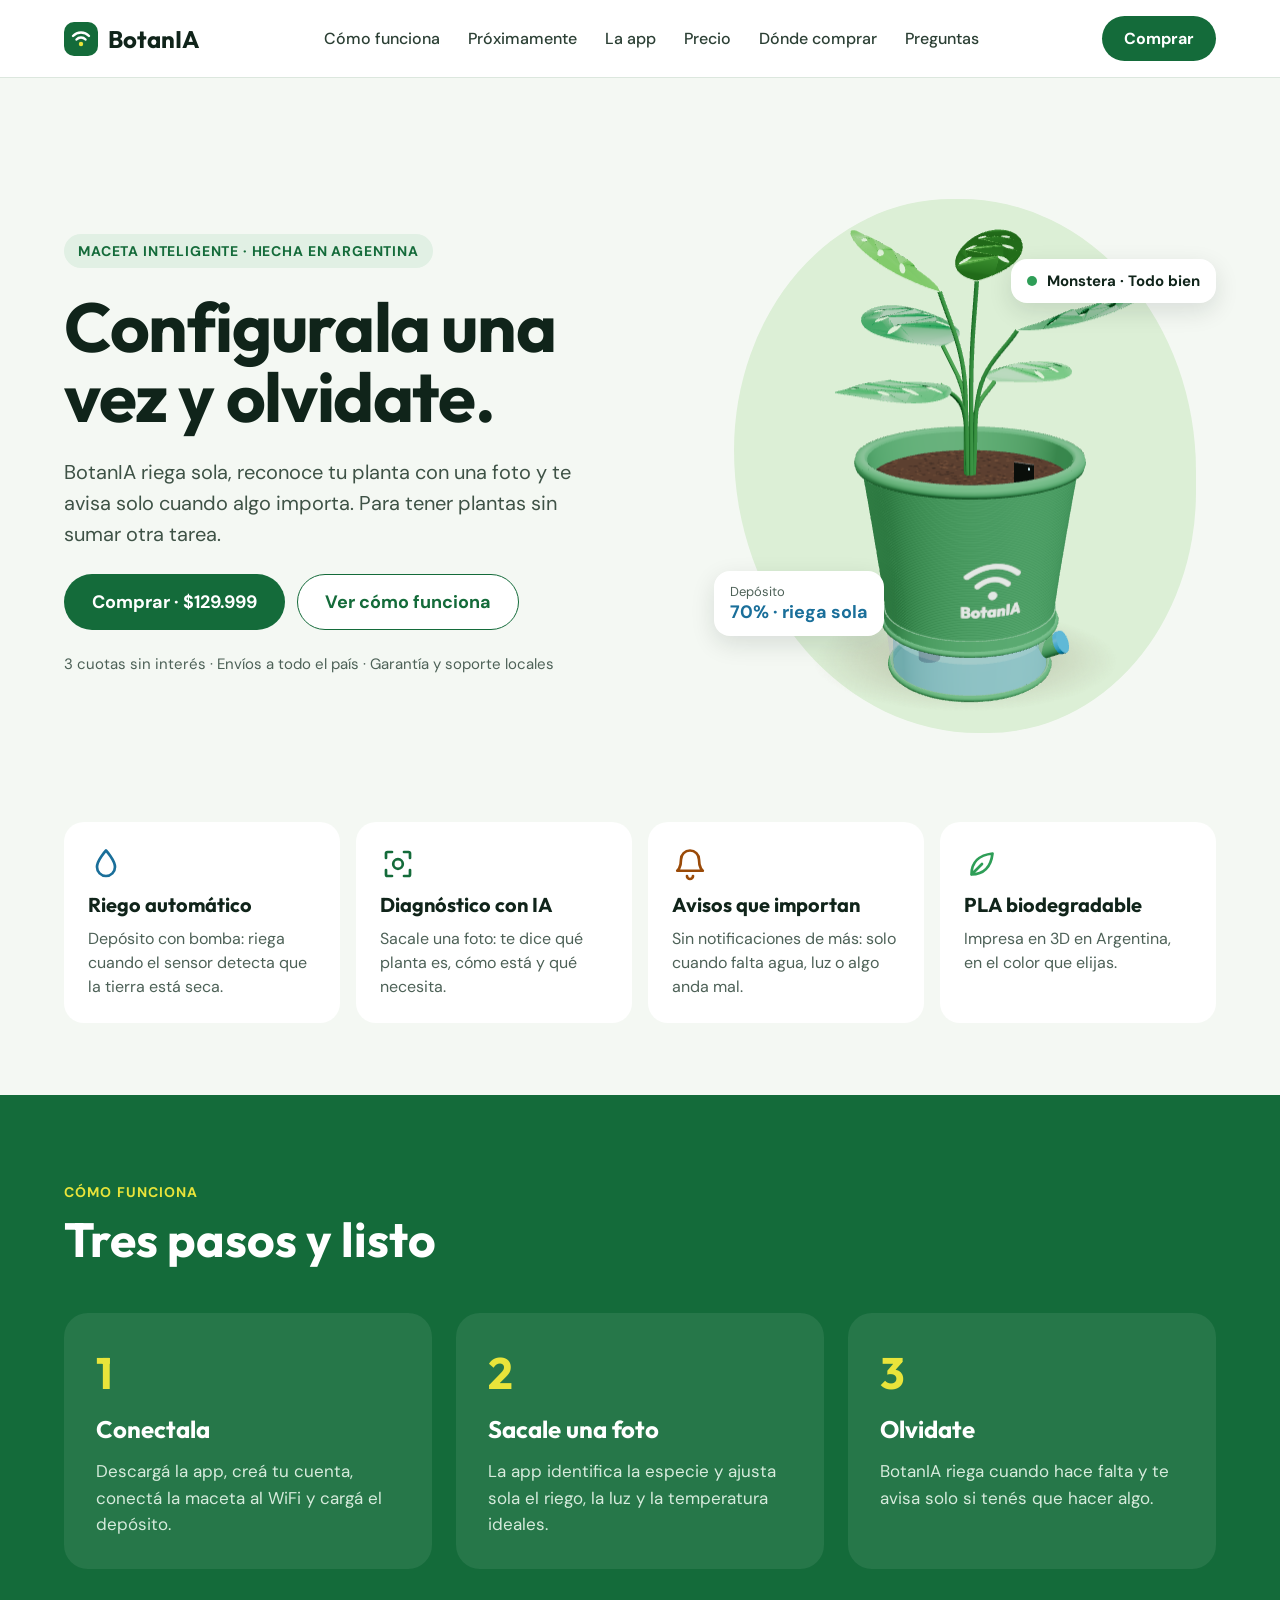
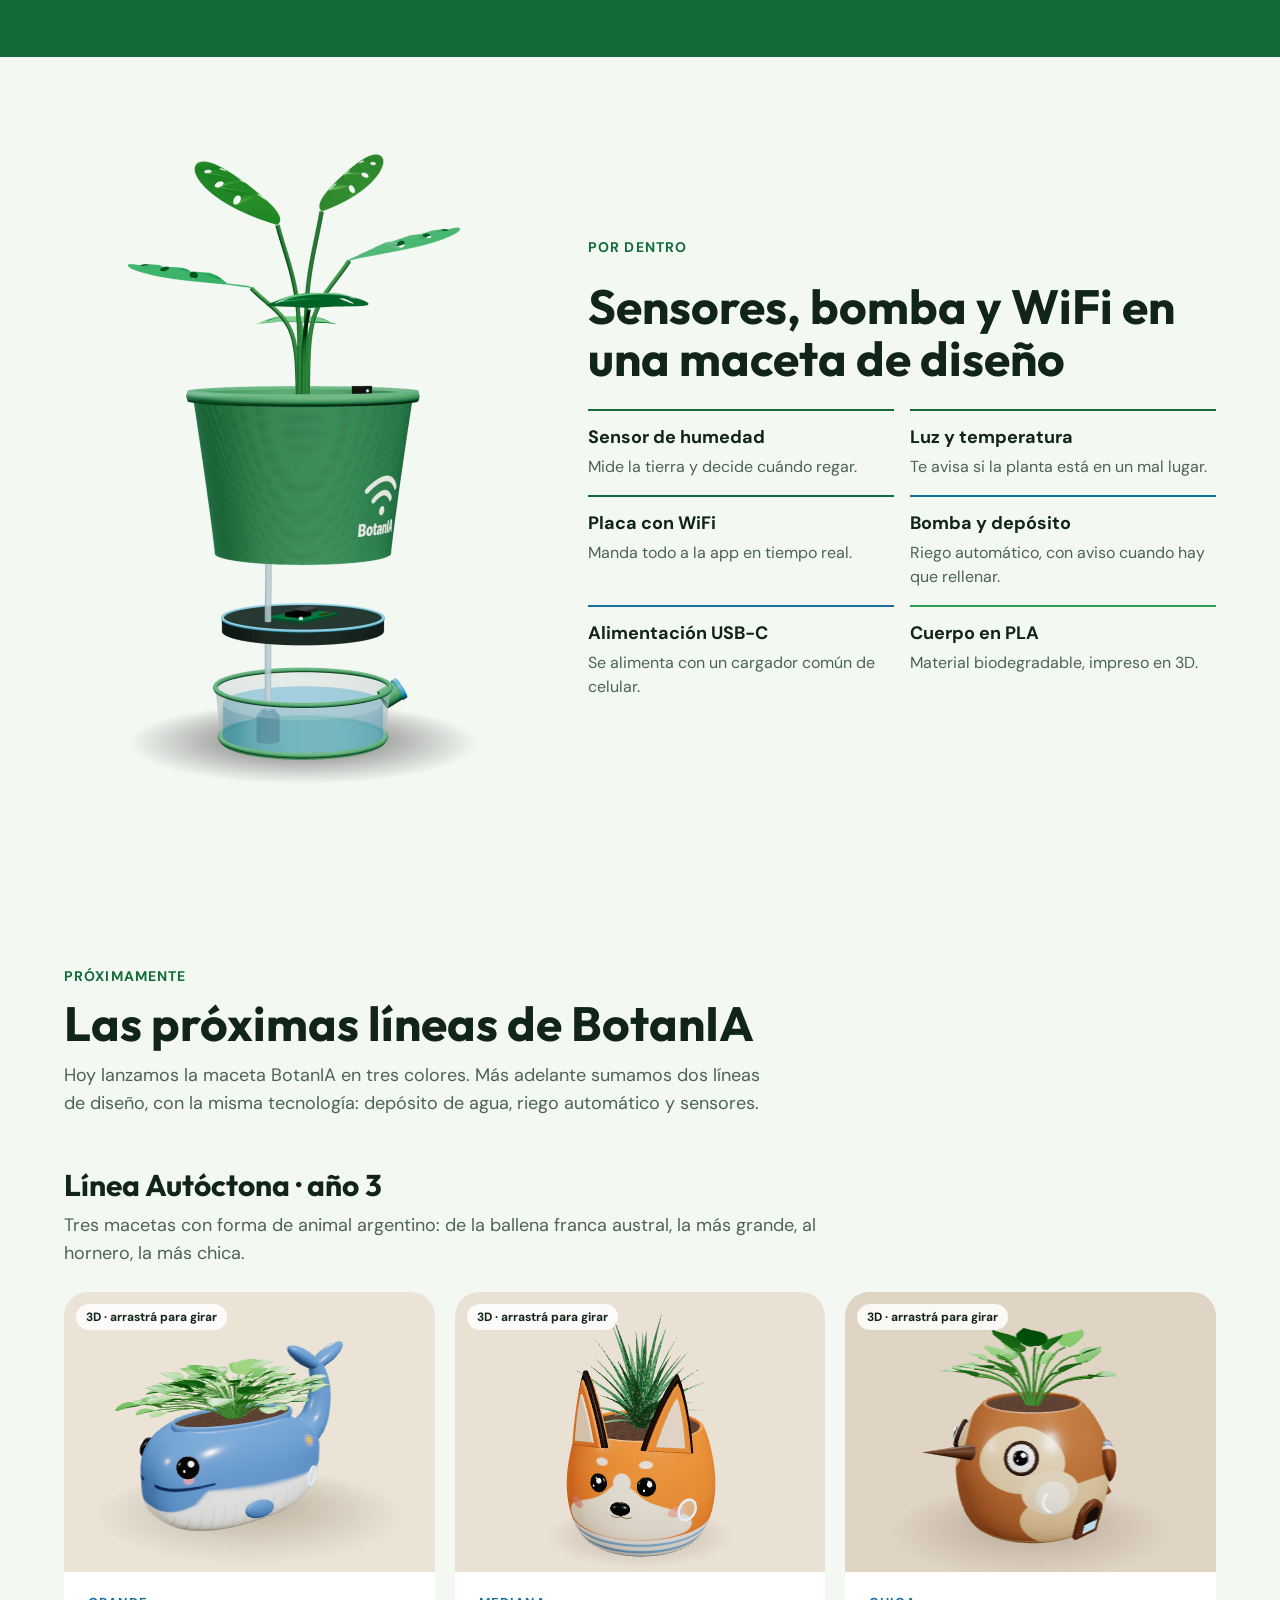
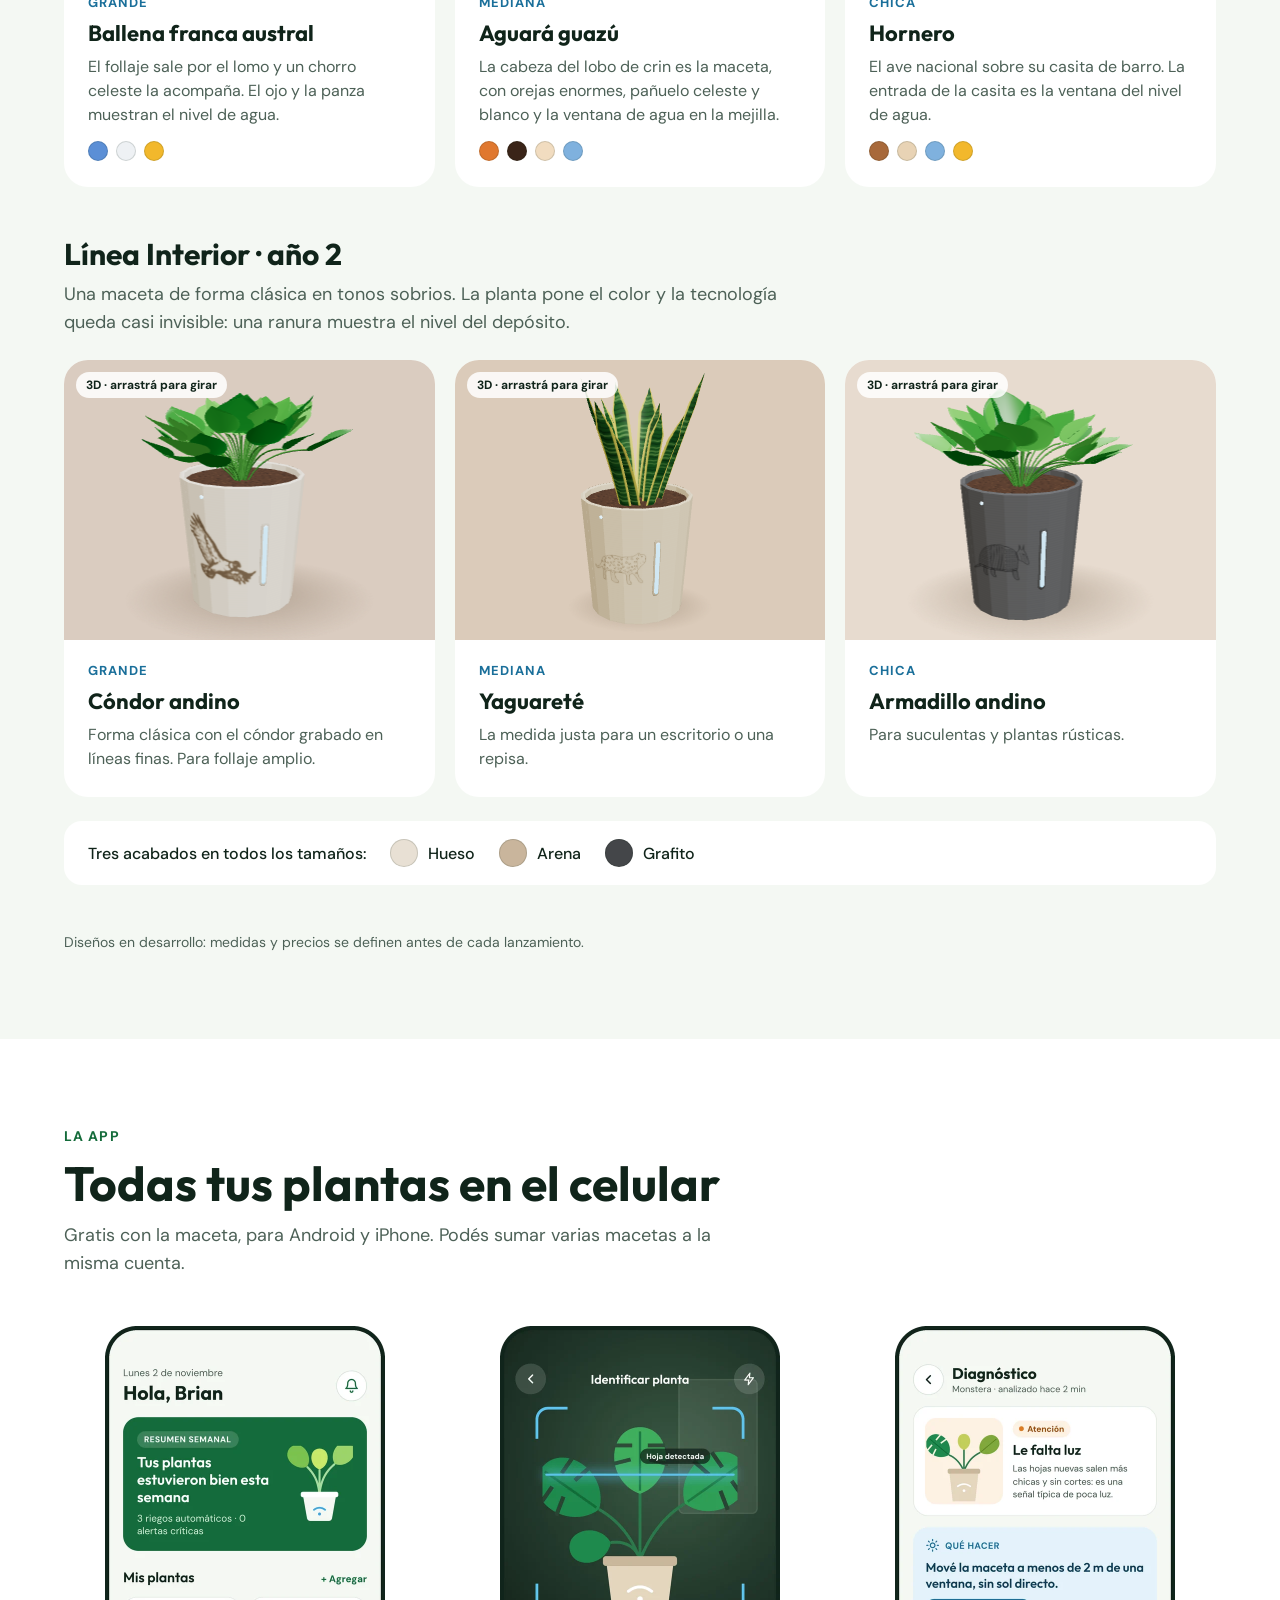
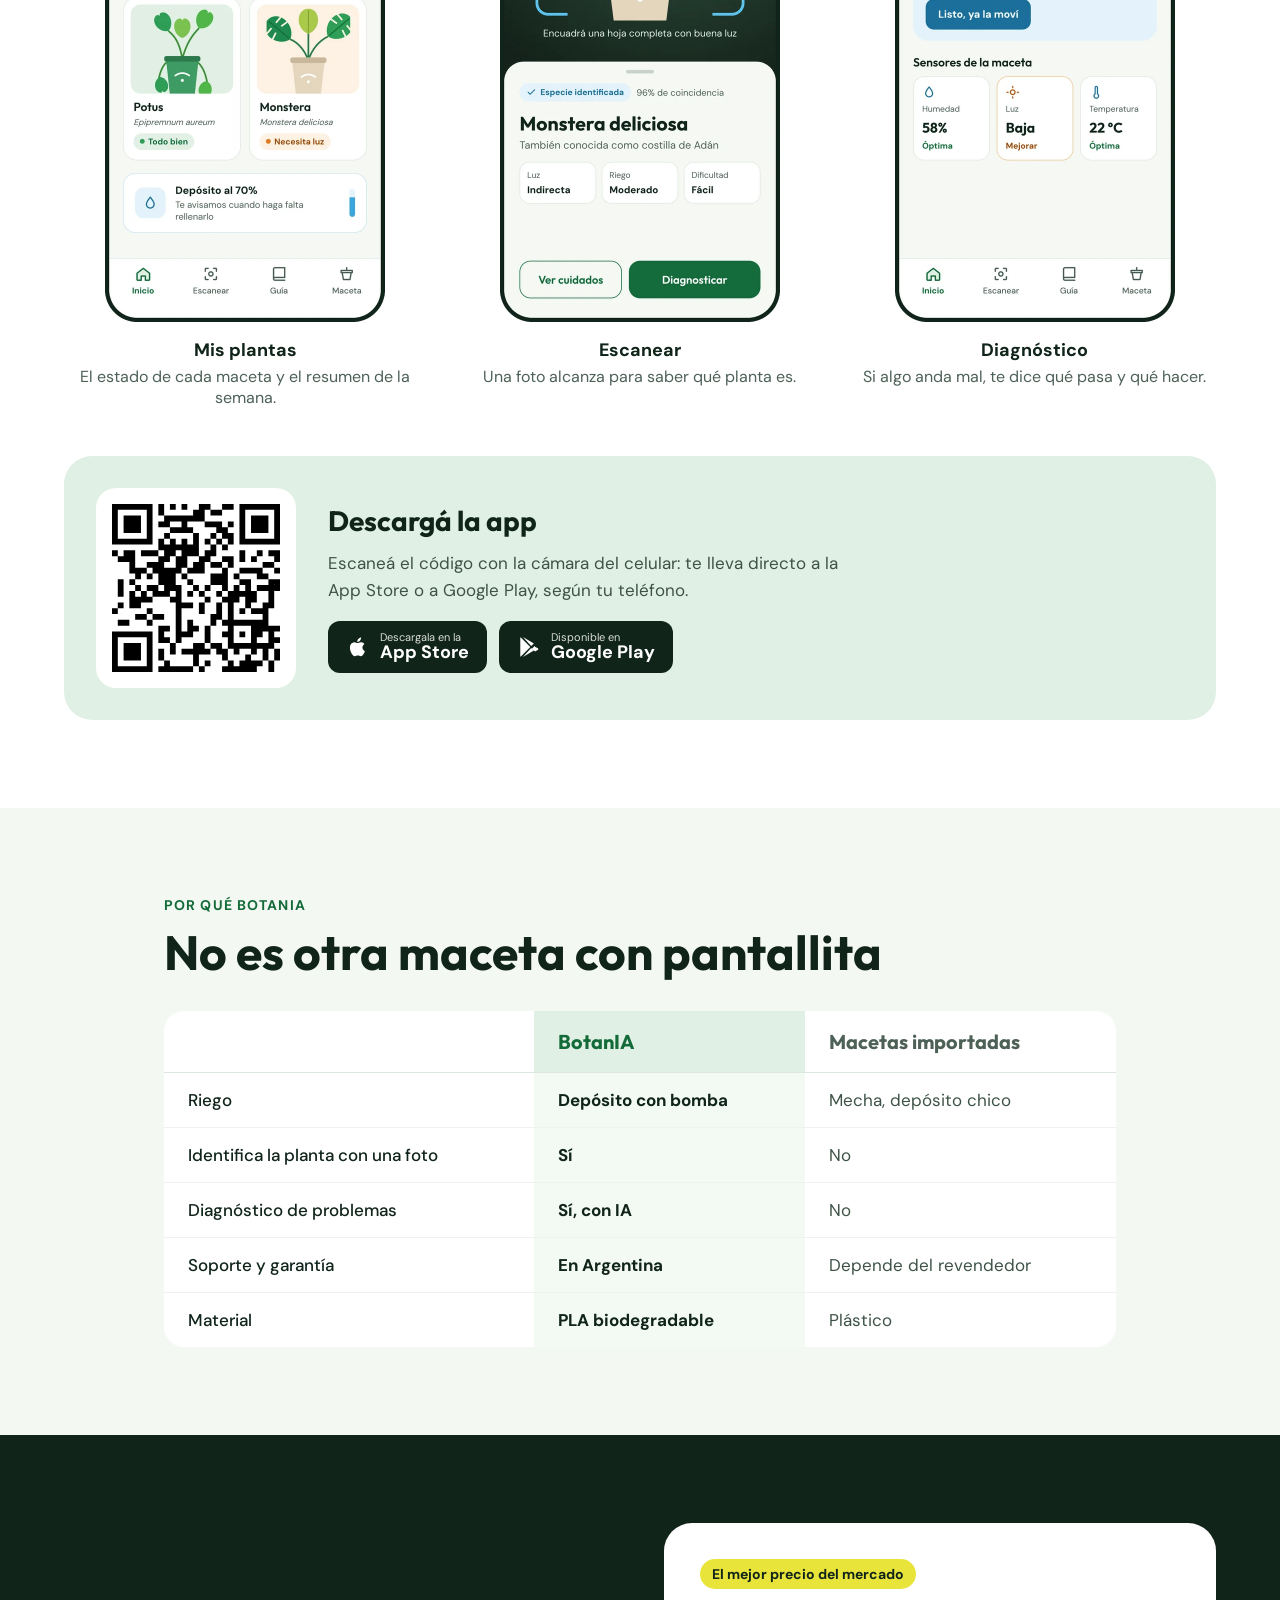
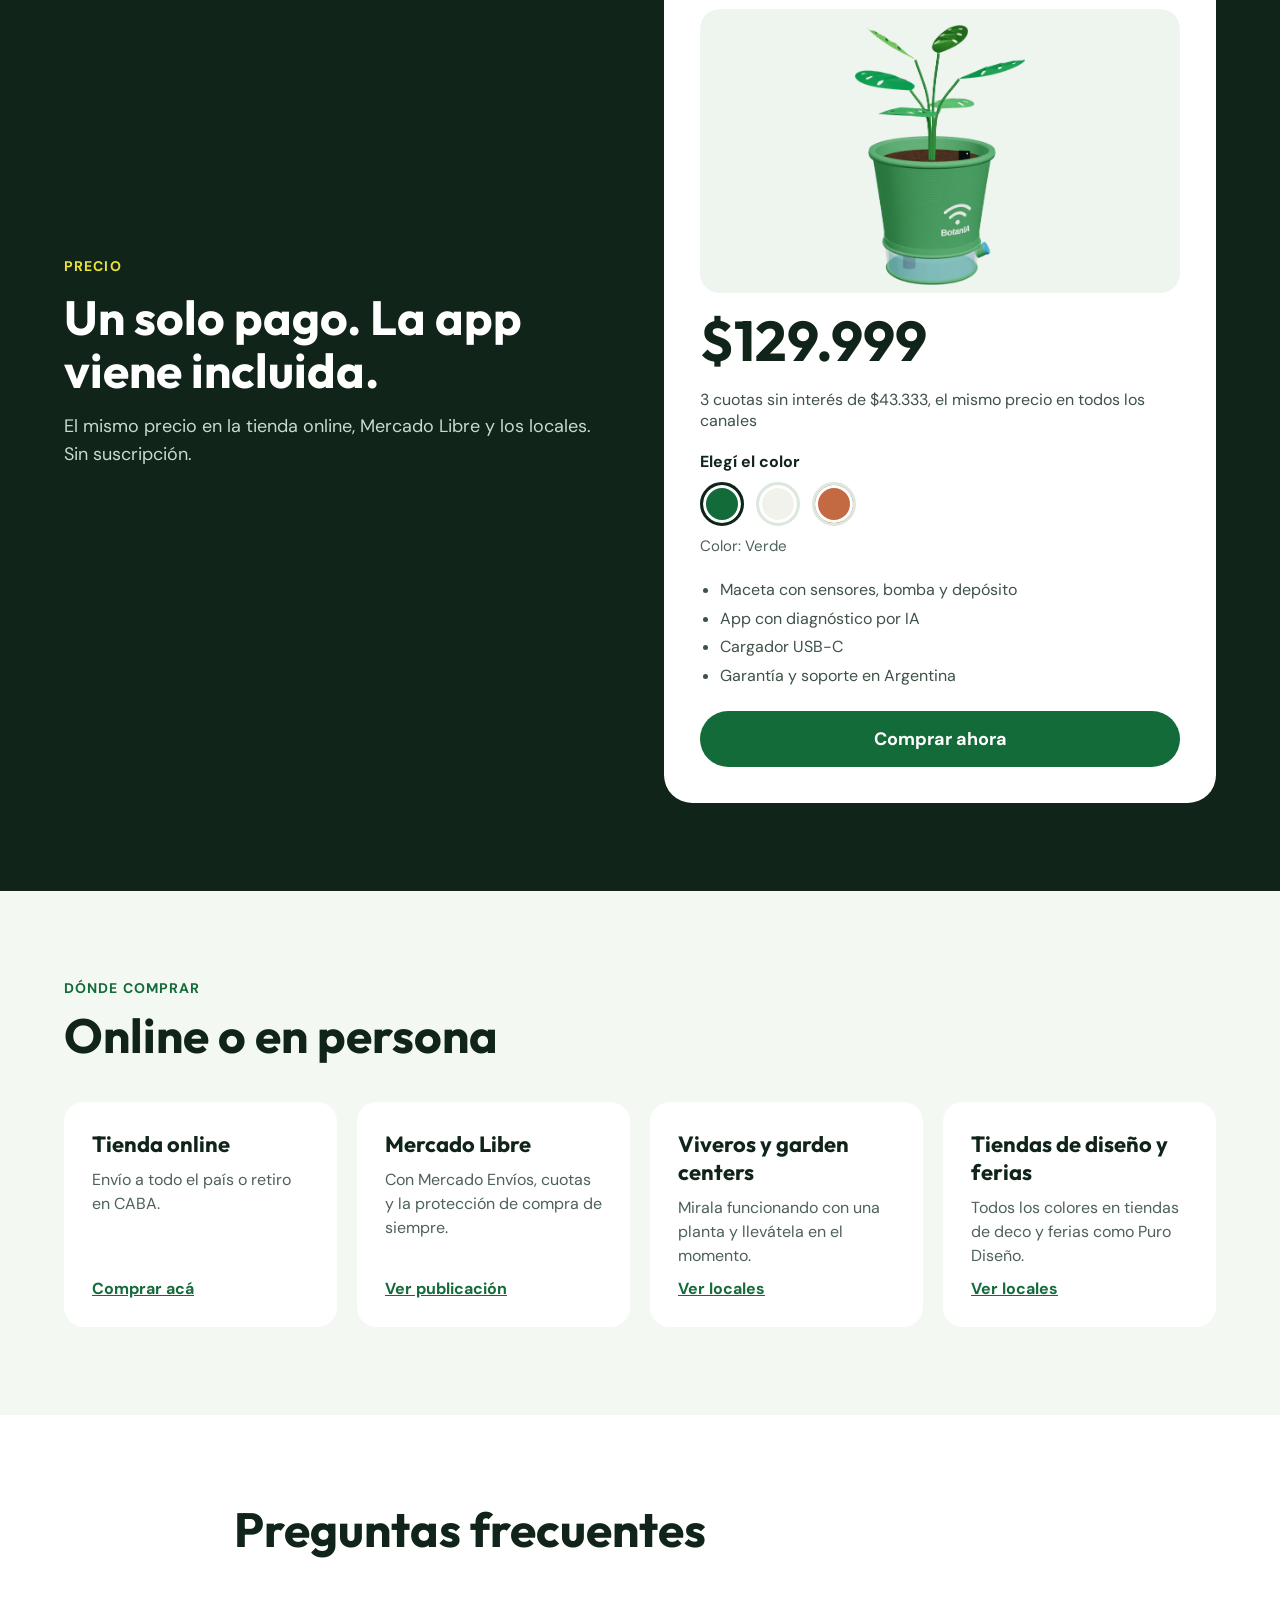
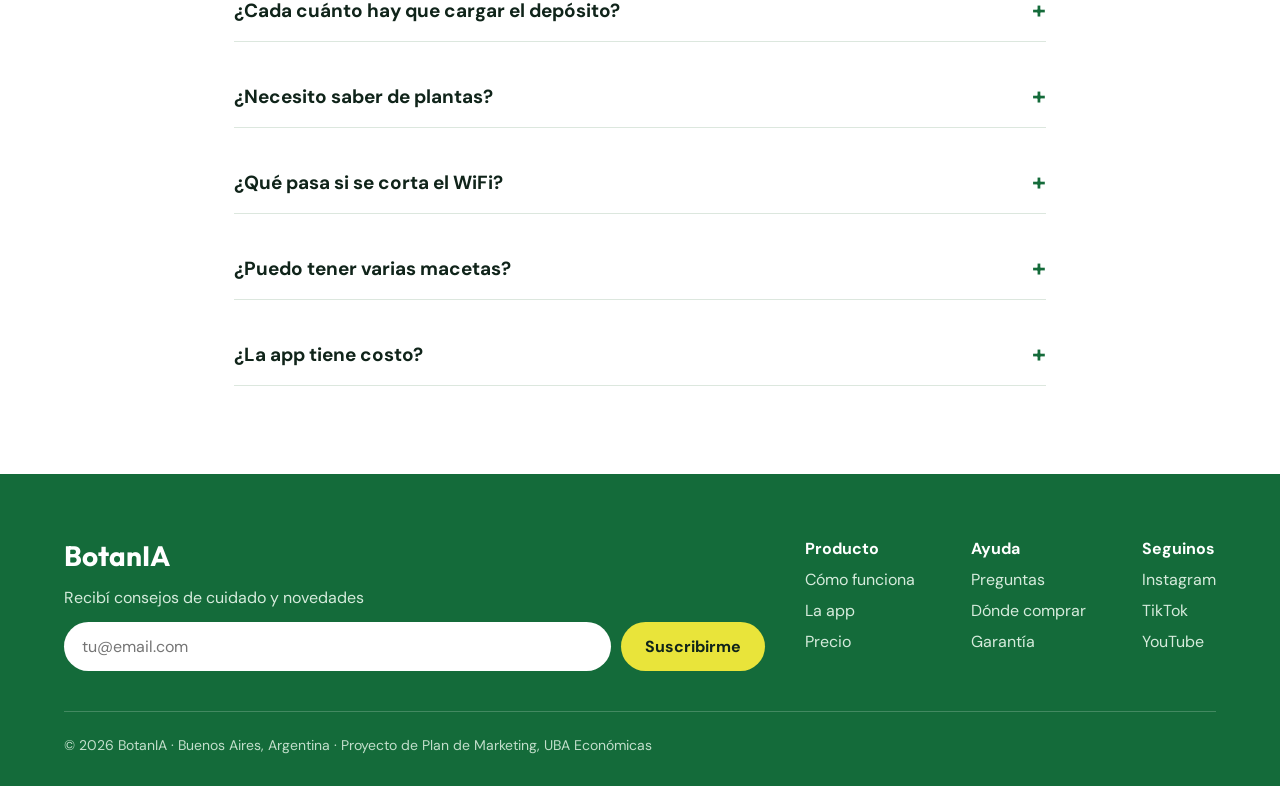
<file: index.html>
<!doctype html>
<html lang="es-AR">
<head>
<meta charset="utf-8">
<meta name="viewport" content="width=device-width, initial-scale=1">
<title>BotanIA · La maceta inteligente que riega sola</title>
<meta name="description" content="BotanIA riega sola, reconoce tu planta con una foto y te avisa solo cuando algo importa. Hecha en Argentina en PLA biodegradable.">
<meta property="og:title" content="BotanIA · Configurala una vez y olvidate">
<meta property="og:description" content="La maceta inteligente que riega sola y diagnostica tu planta con IA.">
<meta property="og:image" content="og.jpg">
<meta property="og:type" content="website">
<meta name="theme-color" content="#146B3A">
<link rel="icon" href="favicon.svg" type="image/svg+xml">
<link rel="preconnect" href="https://fonts.googleapis.com">
<link rel="preconnect" href="https://fonts.gstatic.com" crossorigin>
<link href="https://fonts.googleapis.com/css2?family=Outfit:wght@500;600;700&family=DM+Sans:wght@400;500;700&display=swap" rel="stylesheet">
<link rel="stylesheet" href="styles.css">
</head>
<body>
<div style="font-family: 'DM Sans', system-ui, sans-serif; color: #10241A; background: #F4F8F3; min-width: 0">

<!-- NAV -->
<header style="background: #FFFFFF; border-bottom: 1px solid #DCE7DE">
<nav aria-label="Principal" style="max-width: 1200px; margin: 0 auto; padding: 16px 24px; display: flex; flex-wrap: wrap; align-items: center; justify-content: space-between; gap: 16px">
<a href="#inicio" style="display: flex; align-items: center; gap: 10px; text-decoration: none; color: #10241A">
<svg width="34" height="34" viewBox="0 0 34 34" aria-hidden="true"><rect width="34" height="34" rx="10" fill="#146B3A"/><path d="M9 14a11 11 0 0 1 16 0M12.5 17.5a6 6 0 0 1 9 0" stroke="#FFFFFF" stroke-width="2.4" fill="none" stroke-linecap="round"/><circle cx="17" cy="22" r="2.2" fill="#E9E43A"/></svg>
<span style="font-family: Outfit, sans-serif; font-weight: 700; font-size: 24px">BotanIA</span>
</a>
<div style="display: flex; flex-wrap: wrap; align-items: center; gap: 8px 28px; font-size: 16px; font-weight: 500">
<a href="#como" style="color: #2B3F34; text-decoration: none">Cómo funciona</a>
<a href="#lineas" style="color: #2B3F34; text-decoration: none">Próximamente</a>
<a href="#app" style="color: #2B3F34; text-decoration: none">La app</a>
<a href="#precio" style="color: #2B3F34; text-decoration: none">Precio</a>
<a href="#donde" style="color: #2B3F34; text-decoration: none">Dónde comprar</a>
<a href="#faq" style="color: #2B3F34; text-decoration: none">Preguntas</a>
</div>
<a href="#precio" style="background: #146B3A; color: #FFFFFF; text-decoration: none; font-weight: 700; padding: 12px 22px; border-radius: 999px; font-size: 16px">Comprar</a>
</nav>
</header>

<!-- HERO -->
<section id="inicio" style="max-width: 1200px; margin: 0 auto; padding: 72px 24px 40px; display: flex; flex-wrap: wrap; align-items: center; gap: 48px">
<div style="flex: 1 1 480px; min-width: 0; display: flex; flex-direction: column; gap: 24px">
<span style="align-self: flex-start; background: #E1F0E4; color: #146B3A; font-weight: 700; font-size: 14px; letter-spacing: 0.06em; padding: 8px 14px; border-radius: 999px">MACETA INTELIGENTE · HECHA EN ARGENTINA</span>
<h1 style="margin: 0; font-family: Outfit, sans-serif; font-weight: 700; font-size: clamp(40px, 5.4vw, 72px); line-height: 1.02; letter-spacing: -0.02em">Configurala una vez y olvidate.</h1>
<p style="margin: 0; font-size: 20px; line-height: 1.55; color: #3E5246; max-width: 540px">BotanIA riega sola, reconoce tu planta con una foto y te avisa solo cuando algo importa. Para tener plantas sin sumar otra tarea.</p>
<div style="display: flex; flex-wrap: wrap; gap: 12px">
<a href="#precio" style="background: #146B3A; color: #FFFFFF; text-decoration: none; font-weight: 700; font-size: 18px; padding: 16px 28px; border-radius: 999px">Comprar · $129.999</a>
<a href="#como" style="background: #FFFFFF; color: #146B3A; text-decoration: none; font-weight: 700; font-size: 18px; padding: 15px 27px; border-radius: 999px; border: 1.5px solid #146B3A">Ver cómo funciona</a>
</div>
<p style="margin: 0; font-size: 15px; color: #4D6157">3 cuotas sin interés · Envíos a todo el país · Garantía y soporte locales</p>
</div>
<div style="flex: 1 1 380px; min-width: 0; display: flex; justify-content: center; position: relative">
<div style="position: absolute; inset: 8% 4% 4%; background: #DCEFD6; border-radius: 48% 52% 46% 54%" aria-hidden="true"></div>
<div class="hero-3d" data-model="botania"><img src="maceta.webp" width="840" height="1215" fetchpriority="high" alt="Maceta BotanIA verde con una monstera y depósito de agua transparente en la base" style="position: relative; width: 100%; height: auto; display: block"></div>
<div style="position: absolute; right: 0; top: 18%; background: #FFFFFF; border-radius: 16px; padding: 12px 16px; box-shadow: 0 8px 24px rgba(16,36,26,0.12); display: flex; align-items: center; gap: 10px">
<span style="width: 10px; height: 10px; border-radius: 50%; background: #2E9E57" aria-hidden="true"></span>
<span style="font-weight: 700; font-size: 15px">Monstera · Todo bien</span>
</div>
<div style="position: absolute; left: 0; bottom: 20%; background: #FFFFFF; border-radius: 16px; padding: 12px 16px; box-shadow: 0 8px 24px rgba(16,36,26,0.12)">
<div style="font-size: 13px; color: #4D6157">Depósito</div>
<div style="font-weight: 700; font-size: 18px; color: #1A6F9A">70% · riega sola</div>
</div>
</div>
</section>

<!-- BENEFICIOS -->
<section aria-label="Beneficios" style="max-width: 1200px; margin: 0 auto; padding: 24px 24px 72px">
<div style="display: grid; grid-template-columns: repeat(auto-fit, minmax(240px, 1fr)); gap: 16px">
<div style="background: #FFFFFF; border-radius: 20px; padding: 24px; display: flex; flex-direction: column; gap: 10px">
<svg width="36" height="36" viewBox="0 0 24 24" fill="none" stroke="#1A6F9A" stroke-width="1.8" stroke-linecap="round" stroke-linejoin="round" aria-hidden="true"><path d="M12 3s6 6.5 6 11a6 6 0 0 1-12 0c0-4.5 6-11 6-11z"/></svg>
<h3 style="margin: 0; font-family: Outfit, sans-serif; font-size: 20px">Riego automático</h3>
<p style="margin: 0; color: #4D6157; line-height: 1.5">Depósito con bomba: riega cuando el sensor detecta que la tierra está seca.</p>
</div>
<div style="background: #FFFFFF; border-radius: 20px; padding: 24px; display: flex; flex-direction: column; gap: 10px">
<svg width="36" height="36" viewBox="0 0 24 24" fill="none" stroke="#146B3A" stroke-width="1.8" stroke-linecap="round" stroke-linejoin="round" aria-hidden="true"><path d="M4 8V5a1 1 0 0 1 1-1h3M16 4h3a1 1 0 0 1 1 1v3M20 16v3a1 1 0 0 1-1 1h-3M8 20H5a1 1 0 0 1-1-1v-3"/><circle cx="12" cy="12" r="3.2"/></svg>
<h3 style="margin: 0; font-family: Outfit, sans-serif; font-size: 20px">Diagnóstico con IA</h3>
<p style="margin: 0; color: #4D6157; line-height: 1.5">Sacale una foto: te dice qué planta es, cómo está y qué necesita.</p>
</div>
<div style="background: #FFFFFF; border-radius: 20px; padding: 24px; display: flex; flex-direction: column; gap: 10px">
<svg width="36" height="36" viewBox="0 0 24 24" fill="none" stroke="#9A4A08" stroke-width="1.8" stroke-linecap="round" stroke-linejoin="round" aria-hidden="true"><path d="M6 9a6 6 0 0 1 12 0c0 6 2.5 7.5 2.5 7.5h-17S6 15 6 9zM10 20a2 2 0 0 0 4 0"/></svg>
<h3 style="margin: 0; font-family: Outfit, sans-serif; font-size: 20px">Avisos que importan</h3>
<p style="margin: 0; color: #4D6157; line-height: 1.5">Sin notificaciones de más: solo cuando falta agua, luz o algo anda mal.</p>
</div>
<div style="background: #FFFFFF; border-radius: 20px; padding: 24px; display: flex; flex-direction: column; gap: 10px">
<svg width="36" height="36" viewBox="0 0 24 24" fill="none" stroke="#2E9E57" stroke-width="1.8" stroke-linecap="round" stroke-linejoin="round" aria-hidden="true"><path d="M5 19c0-8 5-13 14-14-1 9-6 14-14 14zM5 19l7-7"/></svg>
<h3 style="margin: 0; font-family: Outfit, sans-serif; font-size: 20px">PLA biodegradable</h3>
<p style="margin: 0; color: #4D6157; line-height: 1.5">Impresa en 3D en Argentina, en el color que elijas.</p>
</div>
</div>
</section>

<!-- COMO FUNCIONA -->
<section id="como" style="background: #146B3A; color: #FFFFFF">
<div style="max-width: 1200px; margin: 0 auto; padding: 88px 24px; display: flex; flex-direction: column; gap: 48px">
<div style="display: flex; flex-direction: column; gap: 12px; max-width: 640px">
<span style="font-weight: 700; font-size: 14px; letter-spacing: 0.08em; color: #E9E43A">CÓMO FUNCIONA</span>
<h2 style="margin: 0; font-family: Outfit, sans-serif; font-size: clamp(32px, 4vw, 48px); line-height: 1.1">Tres pasos y listo</h2>
</div>
<div style="display: grid; grid-template-columns: repeat(auto-fit, minmax(280px, 1fr)); gap: 24px">
<div style="background: rgba(255,255,255,0.08); border-radius: 24px; padding: 32px; display: flex; flex-direction: column; gap: 14px">
<span style="font-family: Outfit, sans-serif; font-weight: 700; font-size: 44px; color: #E9E43A">1</span>
<h3 style="margin: 0; font-family: Outfit, sans-serif; font-size: 24px">Conectala</h3>
<p style="margin: 0; font-size: 17px; line-height: 1.55; color: #D6EBDC">Descargá la app, creá tu cuenta, conectá la maceta al WiFi y cargá el depósito.</p>
</div>
<div style="background: rgba(255,255,255,0.08); border-radius: 24px; padding: 32px; display: flex; flex-direction: column; gap: 14px">
<span style="font-family: Outfit, sans-serif; font-weight: 700; font-size: 44px; color: #E9E43A">2</span>
<h3 style="margin: 0; font-family: Outfit, sans-serif; font-size: 24px">Sacale una foto</h3>
<p style="margin: 0; font-size: 17px; line-height: 1.55; color: #D6EBDC">La app identifica la especie y ajusta sola el riego, la luz y la temperatura ideales.</p>
</div>
<div style="background: rgba(255,255,255,0.08); border-radius: 24px; padding: 32px; display: flex; flex-direction: column; gap: 14px">
<span style="font-family: Outfit, sans-serif; font-weight: 700; font-size: 44px; color: #E9E43A">3</span>
<h3 style="margin: 0; font-family: Outfit, sans-serif; font-size: 24px">Olvidate</h3>
<p style="margin: 0; font-size: 17px; line-height: 1.55; color: #D6EBDC">BotanIA riega cuando hace falta y te avisa solo si tenés que hacer algo.</p>
</div>
</div>
</div>
</section>

<!-- POR DENTRO -->
<section aria-labelledby="dentro-t" style="max-width: 1200px; margin: 0 auto; padding: 88px 24px; display: flex; flex-wrap: wrap; align-items: center; gap: 56px">
<div style="flex: 1 1 320px; min-width: 0; display: flex; justify-content: center">
<img loading="lazy" src="maceta-por-dentro.webp" alt="Vista explotada de la maceta BotanIA con sus capas: planta, maceta, electrónica y depósito" style="width: 100%; max-width: 360px; height: auto">
</div>
<div style="flex: 1 1 480px; min-width: 0; display: flex; flex-direction: column; gap: 24px">
<span style="font-weight: 700; font-size: 14px; letter-spacing: 0.08em; color: #146B3A">POR DENTRO</span>
<h2 id="dentro-t" style="margin: 0; font-family: Outfit, sans-serif; font-size: clamp(32px, 4vw, 48px); line-height: 1.1">Sensores, bomba y WiFi en una maceta de diseño</h2>
<div style="display: grid; grid-template-columns: repeat(auto-fit, minmax(220px, 1fr)); gap: 16px">
<div style="border-top: 2px solid #146B3A; padding-top: 14px"><h3 style="margin: 0 0 6px; font-size: 18px">Sensor de humedad</h3><p style="margin: 0; color: #4D6157; line-height: 1.5">Mide la tierra y decide cuándo regar.</p></div>
<div style="border-top: 2px solid #146B3A; padding-top: 14px"><h3 style="margin: 0 0 6px; font-size: 18px">Luz y temperatura</h3><p style="margin: 0; color: #4D6157; line-height: 1.5">Te avisa si la planta está en un mal lugar.</p></div>
<div style="border-top: 2px solid #146B3A; padding-top: 14px"><h3 style="margin: 0 0 6px; font-size: 18px">Placa con WiFi</h3><p style="margin: 0; color: #4D6157; line-height: 1.5">Manda todo a la app en tiempo real.</p></div>
<div style="border-top: 2px solid #1A6F9A; padding-top: 14px"><h3 style="margin: 0 0 6px; font-size: 18px">Bomba y depósito</h3><p style="margin: 0; color: #4D6157; line-height: 1.5">Riego automático, con aviso cuando hay que rellenar.</p></div>
<div style="border-top: 2px solid #1A6F9A; padding-top: 14px"><h3 style="margin: 0 0 6px; font-size: 18px">Alimentación USB-C</h3><p style="margin: 0; color: #4D6157; line-height: 1.5">Se alimenta con un cargador común de celular.</p></div>
<div style="border-top: 2px solid #2E9E57; padding-top: 14px"><h3 style="margin: 0 0 6px; font-size: 18px">Cuerpo en PLA</h3><p style="margin: 0; color: #4D6157; line-height: 1.5">Material biodegradable, impreso en 3D.</p></div>
</div>
</div>
</section>


<!-- LINEAS -->
<section id="lineas" class="lineas">
<div class="wrap">
<div class="sec-head"><span class="eyebrow">PRÓXIMAMENTE</span><h2>Las próximas líneas de BotanIA</h2><p>Hoy lanzamos la maceta BotanIA en tres colores. Más adelante sumamos dos líneas de diseño, con la misma tecnología: depósito de agua, riego automático y sensores.</p></div>
<div class="line-block">
<div class="line-head"><h3>Línea Autóctona · año 3</h3><p>Tres macetas con forma de animal argentino: de la ballena franca austral, la más grande, al hornero, la más chica.</p></div>
<div class="pot-grid"><article class="pot-card">
<div class="pot-img" data-model="ballena" style="background:#EAE3D6"><img loading="lazy" src="linea-ballena.webp" alt="Maceta con forma de ballena franca austral celeste y blanca, con plantas en el lomo"></div>
<div class="pot-body"><span class="pot-size">Grande</span><h4>Ballena franca austral</h4><p>El follaje sale por el lomo y un chorro celeste la acompaña. El ojo y la panza muestran el nivel de agua.</p><div class="dots" aria-label="Colores"><span class="dot" style="background:#5B8FD6" title="Celeste"></span><span class="dot" style="background:#EEF1F4" title="Blanco"></span><span class="dot" style="background:#F2B82C" title="Sol de Mayo"></span></div></div>
</article><article class="pot-card">
<div class="pot-img" data-model="aguara" style="background:#EAE1D5"><img loading="lazy" src="linea-aguara.webp" alt="Maceta con forma de cabeza de aguará guazú naranja con un aloe"></div>
<div class="pot-body"><span class="pot-size">Mediana</span><h4>Aguará guazú</h4><p>La cabeza del lobo de crin es la maceta, con orejas enormes, pañuelo celeste y blanco y la ventana de agua en la mejilla.</p><div class="dots" aria-label="Colores"><span class="dot" style="background:#E0782F" title="Naranja"></span><span class="dot" style="background:#3A2418" title="Marrón"></span><span class="dot" style="background:#F1DCC0" title="Crema"></span><span class="dot" style="background:#7FB1DE" title="Celeste"></span></div></div>
</article><article class="pot-card">
<div class="pot-img" data-model="hornero" style="background:#E0D4C4"><img loading="lazy" src="linea-hornero.webp" alt="Maceta con forma de hornero sobre su casita de barro, con una planta chica"></div>
<div class="pot-body"><span class="pot-size">Chica</span><h4>Hornero</h4><p>El ave nacional sobre su casita de barro. La entrada de la casita es la ventana del nivel de agua.</p><div class="dots" aria-label="Colores"><span class="dot" style="background:#A8693A" title="Barro"></span><span class="dot" style="background:#E8D3B5" title="Crema"></span><span class="dot" style="background:#7FB1DE" title="Celeste"></span><span class="dot" style="background:#F2B82C" title="Sol de Mayo"></span></div></div>
</article></div>
</div>
<div class="line-block">
<div class="line-head"><h3>Línea Interior · año 2</h3><p>Una maceta de forma clásica en tonos sobrios. La planta pone el color y la tecnología queda casi invisible: una ranura muestra el nivel del depósito.</p></div>
<div class="pot-grid"><article class="pot-card">
<div class="pot-img" data-model="condor" style="background:#DACCC0"><img loading="lazy" src="linea-condor.webp" alt="Maceta clásica color hueso con un cóndor andino grabado y una ranura de nivel de agua"></div>
<div class="pot-body"><span class="pot-size">Grande</span><h4>Cóndor andino</h4><p>Forma clásica con el cóndor grabado en líneas finas. Para follaje amplio.</p><div class="dots" aria-label="Colores"></div></div>
</article><article class="pot-card">
<div class="pot-img" data-model="yaguarete" style="background:#DBCBBA"><img loading="lazy" src="linea-yaguarete.webp" alt="Maceta clásica color arena con un yaguareté grabado"></div>
<div class="pot-body"><span class="pot-size">Mediana</span><h4>Yaguareté</h4><p>La medida justa para un escritorio o una repisa.</p><div class="dots" aria-label="Colores"></div></div>
</article><article class="pot-card">
<div class="pot-img" data-model="armadillo" style="background:#E7DBCF"><img loading="lazy" src="linea-armadillo.webp" alt="Maceta clásica color grafito con un armadillo grabado"></div>
<div class="pot-body"><span class="pot-size">Chica</span><h4>Armadillo andino</h4><p>Para suculentas y plantas rústicas.</p><div class="dots" aria-label="Colores"></div></div>
</article></div>
<div class="finishes"><span>Tres acabados en todos los tamaños:</span><span class="finish"><span class="dot big" style="background:#E8E0D4"></span>Hueso</span><span class="finish"><span class="dot big" style="background:#C9B59C"></span>Arena</span><span class="finish"><span class="dot big" style="background:#444649"></span>Grafito</span></div>
</div>
<p class="note">Diseños en desarrollo: medidas y precios se definen antes de cada lanzamiento.</p>
</div>
</section>

<!-- LA APP -->
<section id="app" style="background: #FFFFFF">
<div style="max-width: 1200px; margin: 0 auto; padding: 88px 24px; display: flex; flex-direction: column; gap: 48px">
<div style="display: flex; flex-direction: column; gap: 12px; max-width: 680px">
<span style="font-weight: 700; font-size: 14px; letter-spacing: 0.08em; color: #146B3A">LA APP</span>
<h2 style="margin: 0; font-family: Outfit, sans-serif; font-size: clamp(32px, 4vw, 48px); line-height: 1.1">Todas tus plantas en el celular</h2>
<p style="margin: 0; font-size: 18px; line-height: 1.55; color: #4D6157">Gratis con la maceta, para Android y iPhone. Podés sumar varias macetas a la misma cuenta.</p>
</div>
<div style="display: grid; grid-template-columns: repeat(auto-fit, minmax(240px, 1fr)); gap: 32px; align-items: start">
<figure style="margin: 0; display: flex; flex-direction: column; gap: 16px; align-items: center">
<img loading="lazy" src="app-inicio.webp" alt="Pantalla de inicio de la app con el resumen semanal y la lista de plantas" style="width: 100%; max-width: 280px; height: auto">
<figcaption style="text-align: center"><strong style="display: block; font-size: 18px; margin-bottom: 4px">Mis plantas</strong><span style="color: #4D6157">El estado de cada maceta y el resumen de la semana.</span></figcaption>
</figure>
<figure style="margin: 0; display: flex; flex-direction: column; gap: 16px; align-items: center">
<img loading="lazy" src="app-escanear.webp" alt="Pantalla de escaneo de la app identificando una planta con la cámara" style="width: 100%; max-width: 280px; height: auto">
<figcaption style="text-align: center"><strong style="display: block; font-size: 18px; margin-bottom: 4px">Escanear</strong><span style="color: #4D6157">Una foto alcanza para saber qué planta es.</span></figcaption>
</figure>
<figure style="margin: 0; display: flex; flex-direction: column; gap: 16px; align-items: center">
<img loading="lazy" src="app-diagnostico.webp" alt="Pantalla de diagnóstico con el problema detectado y qué hacer" style="width: 100%; max-width: 280px; height: auto">
<figcaption style="text-align: center"><strong style="display: block; font-size: 18px; margin-bottom: 4px">Diagnóstico</strong><span style="color: #4D6157">Si algo anda mal, te dice qué pasa y qué hacer.</span></figcaption>
</figure>
</div>
<div class="download">
<div class="qr-box"><div id="qr" role="img" aria-label="Código QR para descargar la app BotanIA"></div></div>
<div class="dl-text">
<h3>Descargá la app</h3>
<p>Escaneá el código con la cámara del celular: te lleva directo a la App Store o a Google Play, según tu teléfono.</p>
<div class="badges">
<a class="badge" id="btn-ios" href="app.html"><svg viewBox="0 0 24 24" aria-hidden="true"><path fill="currentColor" d="M16.4 12.6c0-2.4 2-3.5 2-3.6-1.1-1.6-2.8-1.8-3.4-1.8-1.4-.1-2.8.9-3.5.9-.7 0-1.8-.8-3-.8-1.5 0-3 .9-3.8 2.3-1.6 2.8-.4 7 1.2 9.3.8 1.1 1.7 2.4 2.9 2.3 1.2 0 1.6-.7 3-.7s1.8.7 3 .7c1.3 0 2.1-1.1 2.8-2.3.9-1.3 1.3-2.6 1.3-2.6s-2.5-1-2.5-3.7zM14.1 5.6c.6-.8 1.1-1.9 1-3-1 0-2.1.7-2.8 1.5-.6.7-1.1 1.8-1 2.9 1 .1 2.1-.6 2.8-1.4z"/></svg><span><small>Descargala en la</small>App Store</span></a>
<a class="badge" id="btn-android" href="app.html"><svg viewBox="0 0 24 24" aria-hidden="true"><path fill="currentColor" d="M3.6 2.3c-.2.2-.3.6-.3 1v17.4c0 .4.1.8.3 1l9.7-9.7-9.7-9.7zm10.6 10.6 2.7 2.7-11 6.3 8.3-9zm0-1.8L5.9 2.1l11 6.3-2.7 2.7zm3.8.6 2.8 1.6c.8.5.8 1.2 0 1.7l-2.8 1.6-3-3 3-2.9z"/></svg><span><small>Disponible en</small>Google Play</span></a>
</div>
</div>
</div>
</div>
</section>

<!-- COMPARACION -->
<section aria-labelledby="comp-t" style="max-width: 1000px; margin: 0 auto; padding: 88px 24px; display: flex; flex-direction: column; gap: 32px">
<div style="display: flex; flex-direction: column; gap: 12px">
<span style="font-weight: 700; font-size: 14px; letter-spacing: 0.08em; color: #146B3A">POR QUÉ BOTANIA</span>
<h2 id="comp-t" style="margin: 0; font-family: Outfit, sans-serif; font-size: clamp(32px, 4vw, 48px); line-height: 1.1">No es otra maceta con pantallita</h2>
</div>
<div style="overflow-x: auto; background: #FFFFFF; border-radius: 20px">
<table style="width: 100%; min-width: 560px; border-collapse: collapse; font-size: 17px">
<thead>
<tr style="text-align: left">
<th scope="col" style="padding: 18px 24px; border-bottom: 1px solid #DCE7DE; color: #4D6157; font-weight: 500"></th>
<th scope="col" style="padding: 18px 24px; border-bottom: 1px solid #DCE7DE; background: #E1F0E4; color: #146B3A; font-family: Outfit, sans-serif; font-size: 20px">BotanIA</th>
<th scope="col" style="padding: 18px 24px; border-bottom: 1px solid #DCE7DE; color: #4D6157; font-family: Outfit, sans-serif; font-size: 20px">Macetas importadas</th>
</tr>
</thead>
<tbody>
<tr><th scope="row" style="text-align: left; padding: 16px 24px; border-bottom: 1px solid #EEF3EF; font-weight: 500">Riego</th><td style="padding: 16px 24px; border-bottom: 1px solid #EEF3EF; background: #F3FAF4; font-weight: 700">Depósito con bomba</td><td style="padding: 16px 24px; border-bottom: 1px solid #EEF3EF; color: #3E5246">Mecha, depósito chico</td></tr>
<tr><th scope="row" style="text-align: left; padding: 16px 24px; border-bottom: 1px solid #EEF3EF; font-weight: 500">Identifica la planta con una foto</th><td style="padding: 16px 24px; border-bottom: 1px solid #EEF3EF; background: #F3FAF4; font-weight: 700">Sí</td><td style="padding: 16px 24px; border-bottom: 1px solid #EEF3EF; color: #3E5246">No</td></tr>
<tr><th scope="row" style="text-align: left; padding: 16px 24px; border-bottom: 1px solid #EEF3EF; font-weight: 500">Diagnóstico de problemas</th><td style="padding: 16px 24px; border-bottom: 1px solid #EEF3EF; background: #F3FAF4; font-weight: 700">Sí, con IA</td><td style="padding: 16px 24px; border-bottom: 1px solid #EEF3EF; color: #3E5246">No</td></tr>
<tr><th scope="row" style="text-align: left; padding: 16px 24px; border-bottom: 1px solid #EEF3EF; font-weight: 500">Soporte y garantía</th><td style="padding: 16px 24px; border-bottom: 1px solid #EEF3EF; background: #F3FAF4; font-weight: 700">En Argentina</td><td style="padding: 16px 24px; border-bottom: 1px solid #EEF3EF; color: #3E5246">Depende del revendedor</td></tr>
<tr><th scope="row" style="text-align: left; padding: 16px 24px; font-weight: 500">Material</th><td style="padding: 16px 24px; background: #F3FAF4; font-weight: 700">PLA biodegradable</td><td style="padding: 16px 24px; color: #3E5246">Plástico</td></tr>
</tbody>
</table>
</div>
</section>

<!-- PRECIO -->
<section id="precio" style="background: #10241A; color: #FFFFFF">
<div style="max-width: 1200px; margin: 0 auto; padding: 88px 24px; display: flex; flex-wrap: wrap; gap: 48px; align-items: center">
<div style="flex: 1 1 420px; min-width: 0; display: flex; flex-direction: column; gap: 16px">
<span style="font-weight: 700; font-size: 14px; letter-spacing: 0.08em; color: #E9E43A">PRECIO</span>
<h2 style="margin: 0; font-family: Outfit, sans-serif; font-size: clamp(32px, 4vw, 48px); line-height: 1.1">Un solo pago. La app viene incluida.</h2>
<p style="margin: 0; font-size: 18px; line-height: 1.55; color: #C9D9CE">El mismo precio en la tienda online, Mercado Libre y los locales. Sin suscripción.</p>
</div>
<div style="flex: 1 1 420px; min-width: 0; background: #FFFFFF; color: #10241A; border-radius: 28px; padding: 36px; display: flex; flex-direction: column; gap: 20px">
<span style="align-self: flex-start; background: #E9E43A; color: #10241A; font-weight: 700; font-size: 14px; padding: 6px 12px; border-radius: 999px">El mejor precio del mercado</span>
<div style="background: #EEF5EF; border-radius: 20px; display: flex; justify-content: center; padding: 16px 0 8px"><img id="pot-color" src="maceta-verde.webp" width="393" height="600" alt="Maceta BotanIA en color verde" style="height: 260px; width: auto; transition: opacity .25s ease"></div>
<div style="display: flex; align-items: baseline; flex-wrap: wrap; gap: 12px">
<span style="font-family: Outfit, sans-serif; font-weight: 700; font-size: 56px; line-height: 1">$129.999</span>
</div>
<p style="margin: 0; color: #3E5246">3 cuotas sin interés de $43.333, el mismo precio en todos los canales</p>
<div style="display: flex; flex-direction: column; gap: 10px">
<span style="font-weight: 700">Elegí el color</span>
<div style="display: flex; gap: 12px">
<button type="button" class="swatch" data-color="Verde" data-img="maceta-verde.webp" aria-label="Verde" aria-pressed="true" style="background: #146B3A"></button><button type="button" class="swatch" data-color="Blanco hueso" data-img="maceta-blanco.webp" aria-label="Blanco hueso" aria-pressed="false" style="background: #F2F2EC"></button><button type="button" class="swatch" data-color="Terracota" data-img="maceta-terracota.webp" aria-label="Terracota" aria-pressed="false" style="background: #C46A43"></button>
</div>
<span style="color: #4D6157; font-size: 15px">Color: <span id="color-name">Verde</span></span>
</div>
<ul style="margin: 0; padding: 0 0 0 20px; line-height: 1.8; color: #3E5246">
<li>Maceta con sensores, bomba y depósito</li>
<li>App con diagnóstico por IA</li>
<li>Cargador USB-C</li>
<li>Garantía y soporte en Argentina</li>
</ul>
<a href="#donde" style="background: #146B3A; color: #FFFFFF; text-decoration: none; font-weight: 700; font-size: 18px; padding: 16px 28px; border-radius: 999px; text-align: center">Comprar ahora</a>
</div>
</div>
</section>

<!-- DONDE COMPRAR -->
<section id="donde" style="max-width: 1200px; margin: 0 auto; padding: 88px 24px; display: flex; flex-direction: column; gap: 40px">
<div style="display: flex; flex-direction: column; gap: 12px">
<span style="font-weight: 700; font-size: 14px; letter-spacing: 0.08em; color: #146B3A">DÓNDE COMPRAR</span>
<h2 style="margin: 0; font-family: Outfit, sans-serif; font-size: clamp(32px, 4vw, 48px); line-height: 1.1">Online o en persona</h2>
</div>
<div style="display: grid; grid-template-columns: repeat(auto-fit, minmax(250px, 1fr)); gap: 20px">
<div style="background: #FFFFFF; border-radius: 20px; padding: 28px; display: flex; flex-direction: column; gap: 10px">
<h3 style="margin: 0; font-family: Outfit, sans-serif; font-size: 22px">Tienda online</h3>
<p style="margin: 0; color: #4D6157; line-height: 1.5; flex-grow: 1">Envío a todo el país o retiro en CABA.</p>
<a href="#precio" style="font-weight: 700">Comprar acá</a>
</div>
<div style="background: #FFFFFF; border-radius: 20px; padding: 28px; display: flex; flex-direction: column; gap: 10px">
<h3 style="margin: 0; font-family: Outfit, sans-serif; font-size: 22px">Mercado Libre</h3>
<p style="margin: 0; color: #4D6157; line-height: 1.5; flex-grow: 1">Con Mercado Envíos, cuotas y la protección de compra de siempre.</p>
<a href="#donde" style="font-weight: 700">Ver publicación</a>
</div>
<div style="background: #FFFFFF; border-radius: 20px; padding: 28px; display: flex; flex-direction: column; gap: 10px">
<h3 style="margin: 0; font-family: Outfit, sans-serif; font-size: 22px">Viveros y garden centers</h3>
<p style="margin: 0; color: #4D6157; line-height: 1.5; flex-grow: 1">Mirala funcionando con una planta y llevátela en el momento.</p>
<a href="#donde" style="font-weight: 700">Ver locales</a>
</div>
<div style="background: #FFFFFF; border-radius: 20px; padding: 28px; display: flex; flex-direction: column; gap: 10px">
<h3 style="margin: 0; font-family: Outfit, sans-serif; font-size: 22px">Tiendas de diseño y ferias</h3>
<p style="margin: 0; color: #4D6157; line-height: 1.5; flex-grow: 1">Todos los colores en tiendas de deco y ferias como Puro Diseño.</p>
<a href="#donde" style="font-weight: 700">Ver locales</a>
</div>
</div>
</section>

<!-- FAQ -->
<section id="faq" style="background: #FFFFFF">
<div style="max-width: 860px; margin: 0 auto; padding: 88px 24px; display: flex; flex-direction: column; gap: 24px">
<h2 style="margin: 0; font-family: Outfit, sans-serif; font-size: clamp(32px, 4vw, 48px); line-height: 1.1">Preguntas frecuentes</h2>
<details style="border-bottom: 1px solid #DCE7DE; padding: 18px 0">
<summary style="font-weight: 700; font-size: 19px; cursor: pointer">¿Cada cuánto hay que cargar el depósito?</summary>
<p style="margin: 12px 0 0; color: #4D6157; line-height: 1.55">Depende de la planta y de la época del año. La app te avisa cuando el nivel está bajo, así no tenés que estar pendiente.</p>
</details>
<details style="border-bottom: 1px solid #DCE7DE; padding: 18px 0">
<summary style="font-weight: 700; font-size: 19px; cursor: pointer">¿Necesito saber de plantas?</summary>
<p style="margin: 12px 0 0; color: #4D6157; line-height: 1.55">No. Le sacás una foto, la app reconoce la especie y configura el cuidado por vos.</p>
</details>
<details style="border-bottom: 1px solid #DCE7DE; padding: 18px 0">
<summary style="font-weight: 700; font-size: 19px; cursor: pointer">¿Qué pasa si se corta el WiFi?</summary>
<p style="margin: 12px 0 0; color: #4D6157; line-height: 1.55">La maceta sigue regando con la última configuración y se sincroniza con la app cuando vuelve la conexión.</p>
</details>
<details style="border-bottom: 1px solid #DCE7DE; padding: 18px 0">
<summary style="font-weight: 700; font-size: 19px; cursor: pointer">¿Puedo tener varias macetas?</summary>
<p style="margin: 12px 0 0; color: #4D6157; line-height: 1.55">Sí. Sumás todas las que quieras a la misma cuenta y ves cada una en Mis plantas.</p>
</details>
<details style="border-bottom: 1px solid #DCE7DE; padding: 18px 0">
<summary style="font-weight: 700; font-size: 19px; cursor: pointer">¿La app tiene costo?</summary>
<p style="margin: 12px 0 0; color: #4D6157; line-height: 1.55">No. Viene incluida con la maceta, sin suscripción. Cada tanto muestra un anuncio relacionado con plantas, que ayuda a mantener el servicio.</p>
</details>
</div>
</section>

<!-- FOOTER -->
<footer style="background: #146B3A; color: #FFFFFF">
<div style="max-width: 1200px; margin: 0 auto; padding: 64px 24px 32px; display: flex; flex-direction: column; gap: 40px">
<div style="display: flex; flex-wrap: wrap; gap: 40px; justify-content: space-between">
<div style="flex: 1 1 360px; min-width: 0; display: flex; flex-direction: column; gap: 14px">
<span style="font-family: Outfit, sans-serif; font-weight: 700; font-size: 28px">BotanIA</span>
<label for="mail" style="color: #D6EBDC">Recibí consejos de cuidado y novedades</label>
<div style="display: flex; flex-wrap: wrap; gap: 10px">
<input id="mail" type="email" placeholder="tu@email.com" style="flex: 1 1 220px; min-width: 0; padding: 14px 18px; border-radius: 999px; border: none; font-size: 16px; font-family: inherit">
<button type="button" style="background: #E9E43A; color: #10241A; border: none; font-weight: 700; font-size: 16px; padding: 14px 24px; border-radius: 999px; cursor: pointer; font-family: inherit">Suscribirme</button>
</div>
</div>
<div style="display: flex; flex-wrap: wrap; gap: 56px">
<div style="display: flex; flex-direction: column; gap: 10px">
<span style="font-weight: 700">Producto</span>
<a href="#como" style="color: #D6EBDC; text-decoration: none">Cómo funciona</a>
<a href="#app" style="color: #D6EBDC; text-decoration: none">La app</a>
<a href="#precio" style="color: #D6EBDC; text-decoration: none">Precio</a>
</div>
<div style="display: flex; flex-direction: column; gap: 10px">
<span style="font-weight: 700">Ayuda</span>
<a href="#faq" style="color: #D6EBDC; text-decoration: none">Preguntas</a>
<a href="#donde" style="color: #D6EBDC; text-decoration: none">Dónde comprar</a>
<a href="#faq" style="color: #D6EBDC; text-decoration: none">Garantía</a>
</div>
<div style="display: flex; flex-direction: column; gap: 10px">
<span style="font-weight: 700">Seguinos</span>
<a href="#inicio" style="color: #D6EBDC; text-decoration: none">Instagram</a>
<a href="#inicio" style="color: #D6EBDC; text-decoration: none">TikTok</a>
<a href="#inicio" style="color: #D6EBDC; text-decoration: none">YouTube</a>
</div>
</div>
</div>
<p style="margin: 0; padding-top: 24px; border-top: 1px solid rgba(255,255,255,0.2); color: #C2DECB; font-size: 14px">© 2026 BotanIA · Buenos Aires, Argentina · Proyecto de Plan de Marketing, UBA Económicas</p>
</div>
</footer>

</div>
<script src="qrcode.js"></script>
<script src="config.js"></script>
<script src="script.js"></script>
<script src="pots3d.js" defer></script>
</body>
</html>
</file>
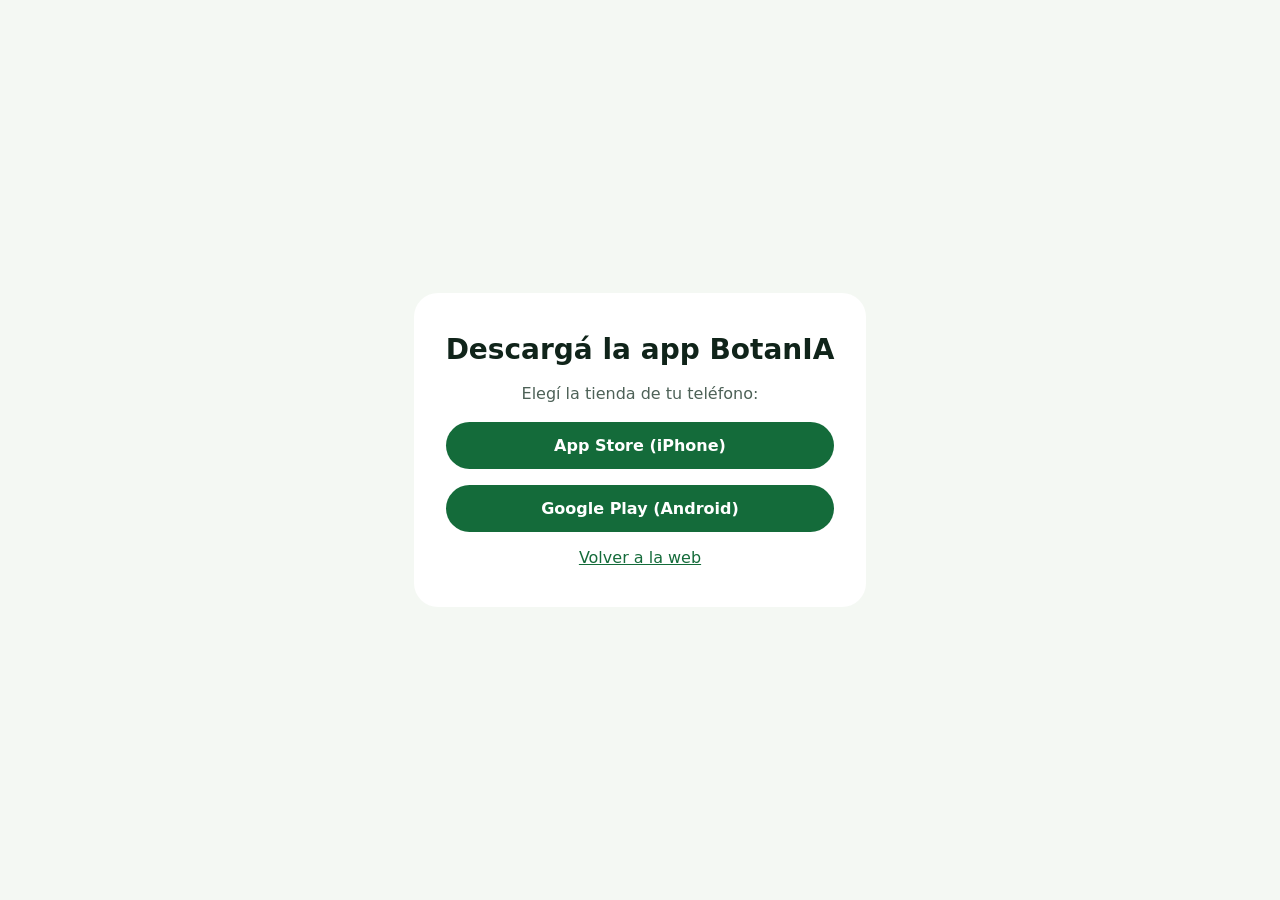
<file: app.html>
<!doctype html>
<html lang="es-AR">
<head>
<meta charset="utf-8">
<meta name="viewport" content="width=device-width, initial-scale=1">
<title>Descargá BotanIA</title>
<link rel="icon" href="favicon.svg" type="image/svg+xml">
<script src="config.js"></script>
<script>
  (function(){
    var ua = navigator.userAgent || '', c = window.BOTANIA_APP || {};
    var isIOS = /iPad|iPhone|iPod/.test(ua) || (navigator.platform === 'MacIntel' && navigator.maxTouchPoints > 1);
    if (isIOS && c.ios) location.replace(c.ios);
    else if (/Android/i.test(ua) && c.android) location.replace(c.android);
  })();
</script>
<style>
body{margin:0;min-height:100vh;display:flex;align-items:center;justify-content:center;background:#F4F8F3;font-family:system-ui,sans-serif;color:#10241A;padding:24px;box-sizing:border-box}
main{background:#fff;border-radius:24px;padding:40px 32px;max-width:420px;text-align:center;display:flex;flex-direction:column;gap:16px}
h1{margin:0;font-size:28px}p{margin:0;color:#4D6157;line-height:1.5}
a.btn{display:block;background:#146B3A;color:#fff;text-decoration:none;font-weight:700;padding:14px;border-radius:999px}
a.alt{color:#146B3A}
</style>
</head>
<body>
<main>
<h1>Descargá la app BotanIA</h1>
<p>Elegí la tienda de tu teléfono:</p>
<a class="btn" id="i" href="#">App Store (iPhone)</a>
<a class="btn" id="a" href="#">Google Play (Android)</a>
<a class="alt" href="/">Volver a la web</a>
</main>
<script>var c=window.BOTANIA_APP||{};document.getElementById('i').href=c.ios;document.getElementById('a').href=c.android;</script>
</body>
</html>
</file>
<file: styles.css>
*,*::before,*::after{box-sizing:border-box}
html{scroll-behavior:smooth;scroll-padding-top:16px}
body{margin:0;background:#F4F8F3;-webkit-font-smoothing:antialiased}
img{display:block;max-width:100%}
a{color:#146B3A}a:hover{color:#0E4F2A}
a:focus-visible,button:focus-visible,input:focus-visible,summary:focus-visible{outline:3px solid #E9E43A;outline-offset:3px}
.swatch{width:44px;height:44px;border-radius:50%;cursor:pointer;border:3px solid #DCE7DE;box-shadow:inset 0 0 0 3px #fff;padding:0}
.swatch[aria-pressed="true"]{border-color:#10241A}
summary{list-style:none}summary::-webkit-details-marker{display:none}
summary::after{content:"+";float:right;font-size:24px;line-height:1;color:#146B3A}
details[open] summary::after{content:"–"}
@media (max-width:640px){header nav>div{order:3;width:100%;flex-wrap:nowrap!important;overflow-x:auto;white-space:nowrap;gap:20px!important;font-size:15px;padding-bottom:4px}}
@media (prefers-reduced-motion:reduce){html{scroll-behavior:auto}}
.wrap{max-width:1200px;margin:0 auto;padding:88px 24px;display:flex;flex-direction:column;gap:48px}
.sec-head{display:flex;flex-direction:column;gap:12px;max-width:700px}
.eyebrow{font-weight:700;font-size:14px;letter-spacing:.08em;color:#146B3A}
.sec-head h2{margin:0;font-family:Outfit,sans-serif;font-size:clamp(32px,4vw,48px);line-height:1.1}
.sec-head p,.line-head p{margin:0;font-size:18px;line-height:1.55;color:#4D6157}
.line-block{display:flex;flex-direction:column;gap:24px}
.line-head{display:flex;flex-direction:column;gap:8px;max-width:760px}
.line-head h3{margin:0;font-family:Outfit,sans-serif;font-size:30px}
.pot-grid{display:grid;grid-template-columns:repeat(auto-fit,minmax(260px,1fr));gap:20px}
.pot-card{background:#fff;border-radius:24px;overflow:hidden;display:flex;flex-direction:column}
.pot-img{background:#F3EEE6;height:240px;display:flex;align-items:flex-end;justify-content:center;padding:12px 12px 0;overflow:hidden}
.pot-img img{max-height:100%;width:auto;object-fit:contain}
.pot-body{padding:22px 24px 26px;display:flex;flex-direction:column;gap:8px}
.pot-size{font-size:13px;font-weight:700;letter-spacing:.08em;text-transform:uppercase;color:#1A6F9A}
.pot-body h4{margin:0;font-family:Outfit,sans-serif;font-size:22px}
.pot-body p{margin:0;color:#4D6157;line-height:1.5}
.dots{display:flex;gap:8px;margin-top:6px}.dots:empty{display:none}
.dot{width:20px;height:20px;border-radius:50%;border:1px solid rgba(16,36,26,.15);display:inline-block}
.dot.big{width:28px;height:28px}
.finishes{display:flex;flex-wrap:wrap;align-items:center;gap:12px 24px;background:#fff;border-radius:18px;padding:18px 24px;font-weight:500}
.finish{display:inline-flex;align-items:center;gap:10px}
.note{margin:0;font-size:14px;color:#4D6157}
.download{display:flex;flex-wrap:wrap;align-items:center;gap:32px;background:#E1F0E4;border-radius:28px;padding:32px}
.qr-box{background:#fff;border-radius:20px;padding:16px;width:200px;height:200px;display:flex;align-items:center;justify-content:center}
#qr svg{width:168px;height:168px;display:block}
.dl-text{flex:1 1 320px;min-width:0;display:flex;flex-direction:column;gap:12px}
.dl-text h3{margin:0;font-family:Outfit,sans-serif;font-size:28px}
.dl-text p{margin:0;color:#3E5246;font-size:17px;line-height:1.55;max-width:520px}
.badges{display:flex;flex-wrap:wrap;gap:12px;margin-top:6px}
.badge{display:inline-flex;align-items:center;gap:10px;background:#10241A;color:#fff!important;text-decoration:none;border-radius:12px;padding:10px 18px;font-weight:700;font-size:18px;line-height:1.1;min-height:48px}
.badge svg{width:24px;height:24px}.badge small{display:block;font-weight:400;font-size:11px;opacity:.85}
@media (max-width:640px){.qr-box{display:none}}
.pot-img{position:relative;height:280px}
.pot-img canvas{position:absolute;inset:0;width:100%;height:100%;cursor:grab;touch-action:pan-y;display:block}
.pot-img.is3d img{visibility:hidden}
.hint3d{position:absolute;left:12px;top:12px;background:rgba(255,255,255,.85);color:#10241A;font-size:12px;font-weight:700;padding:5px 10px;border-radius:999px;transition:opacity .4s;pointer-events:none}
.hero-3d{position:relative;width:100%;max-width:420px}
[data-model] canvas{position:absolute;inset:0;width:100%;height:100%;cursor:grab;touch-action:pan-y;display:block}
.hero-3d.is3d img{visibility:hidden}
</file>
